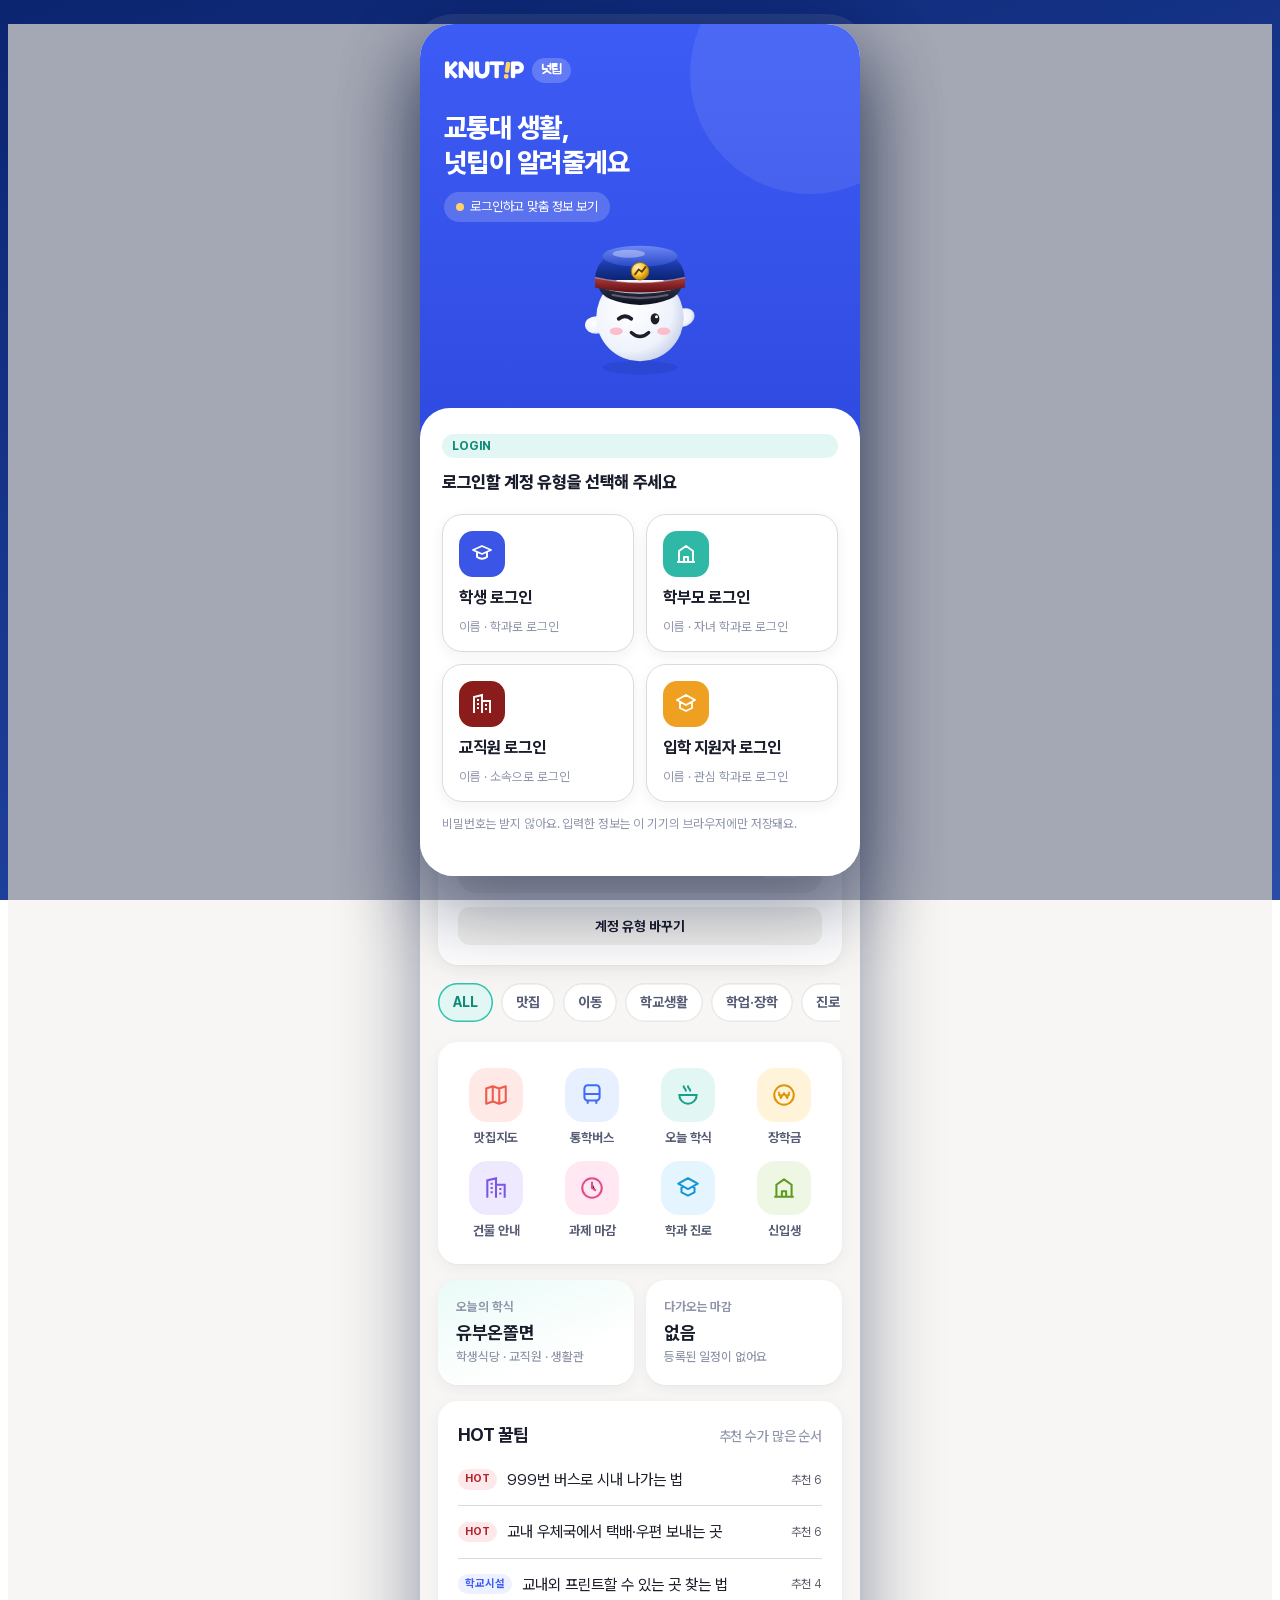
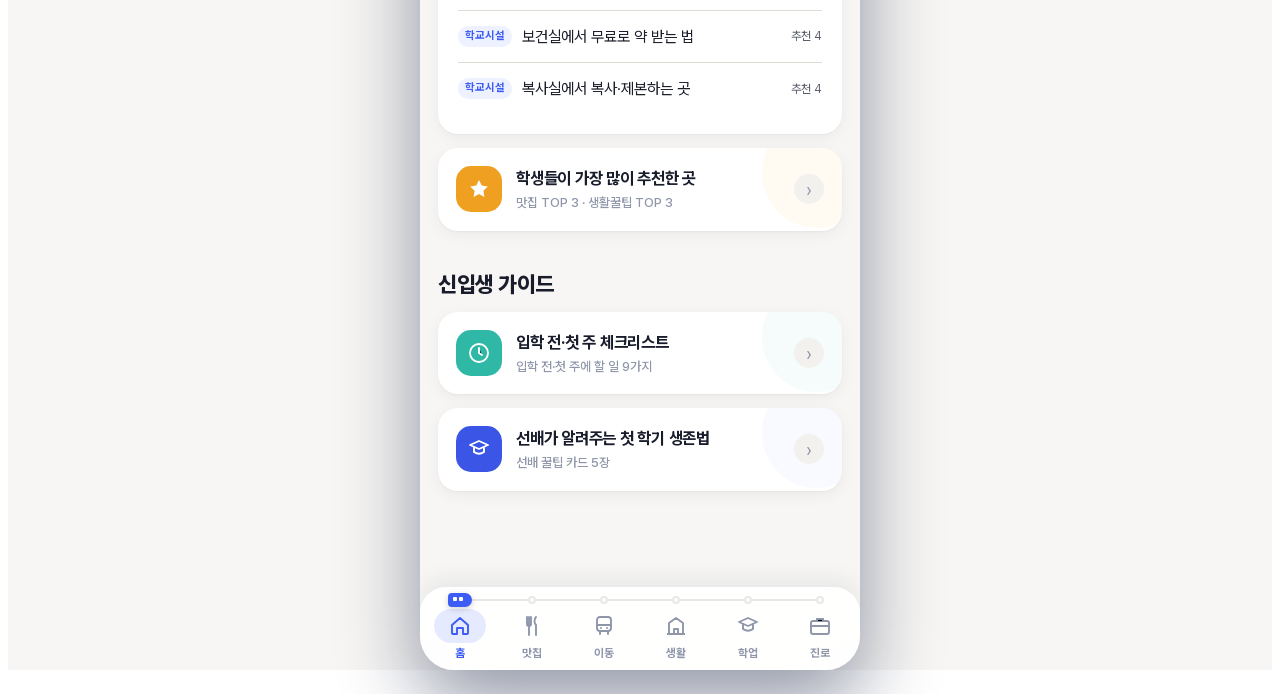
<file: index.html>
<!doctype html>
<html lang="ko">
<head>
<meta charset="utf-8">
<meta name="viewport" content="width=device-width, initial-scale=1, viewport-fit=cover">
<meta name="theme-color" content="#3d5cf5">
<meta name="description" content="교통대 충주캠퍼스 학생들이 모은 맛집·생활 꿀팁 앱">
<title>넛팁 KNUT!P</title>
<style>html,body{margin:0;height:100%;background:#3d5cf5}.ld{height:100%;display:grid;place-items:center;color:#fff;font:700 18px system-ui,sans-serif}</style>
</head>
<body>
<div class="ld">넛팁 불러오는 중…</div>
<script>
/* GitHub Pages lets browsers keep pages for 10 minutes. This small page always fetches the newest app.html, so every visit shows the latest version. */
fetch("app.html?t=" + Date.now(), {cache: "no-store"})
  .then(function (r) { if (!r.ok) throw new Error(r.status); return r.text(); })
  .then(function (html) { document.open(); document.write(html); document.close(); })
  .catch(function () { location.replace("app.html"); });
</script>
<noscript><a href="app.html">넛팁 열기</a></noscript>
</body>
</html>
</file>
